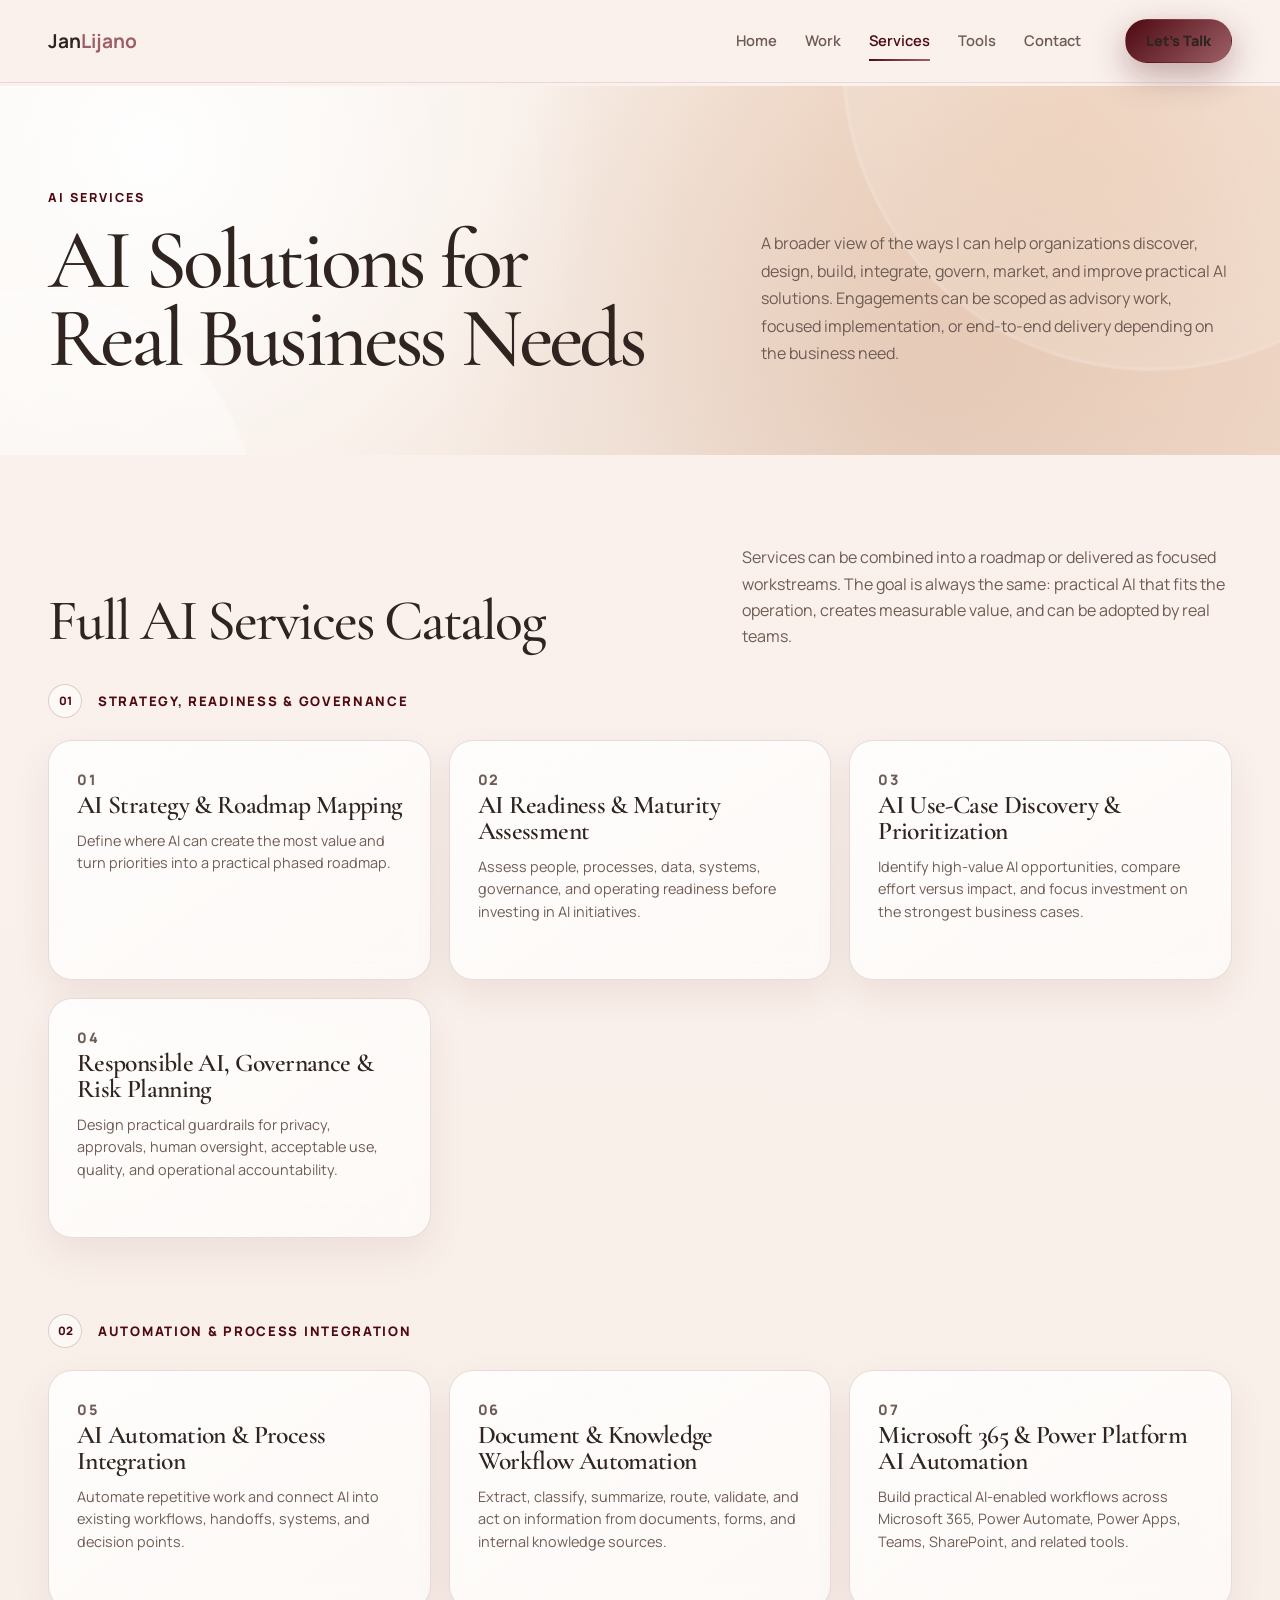
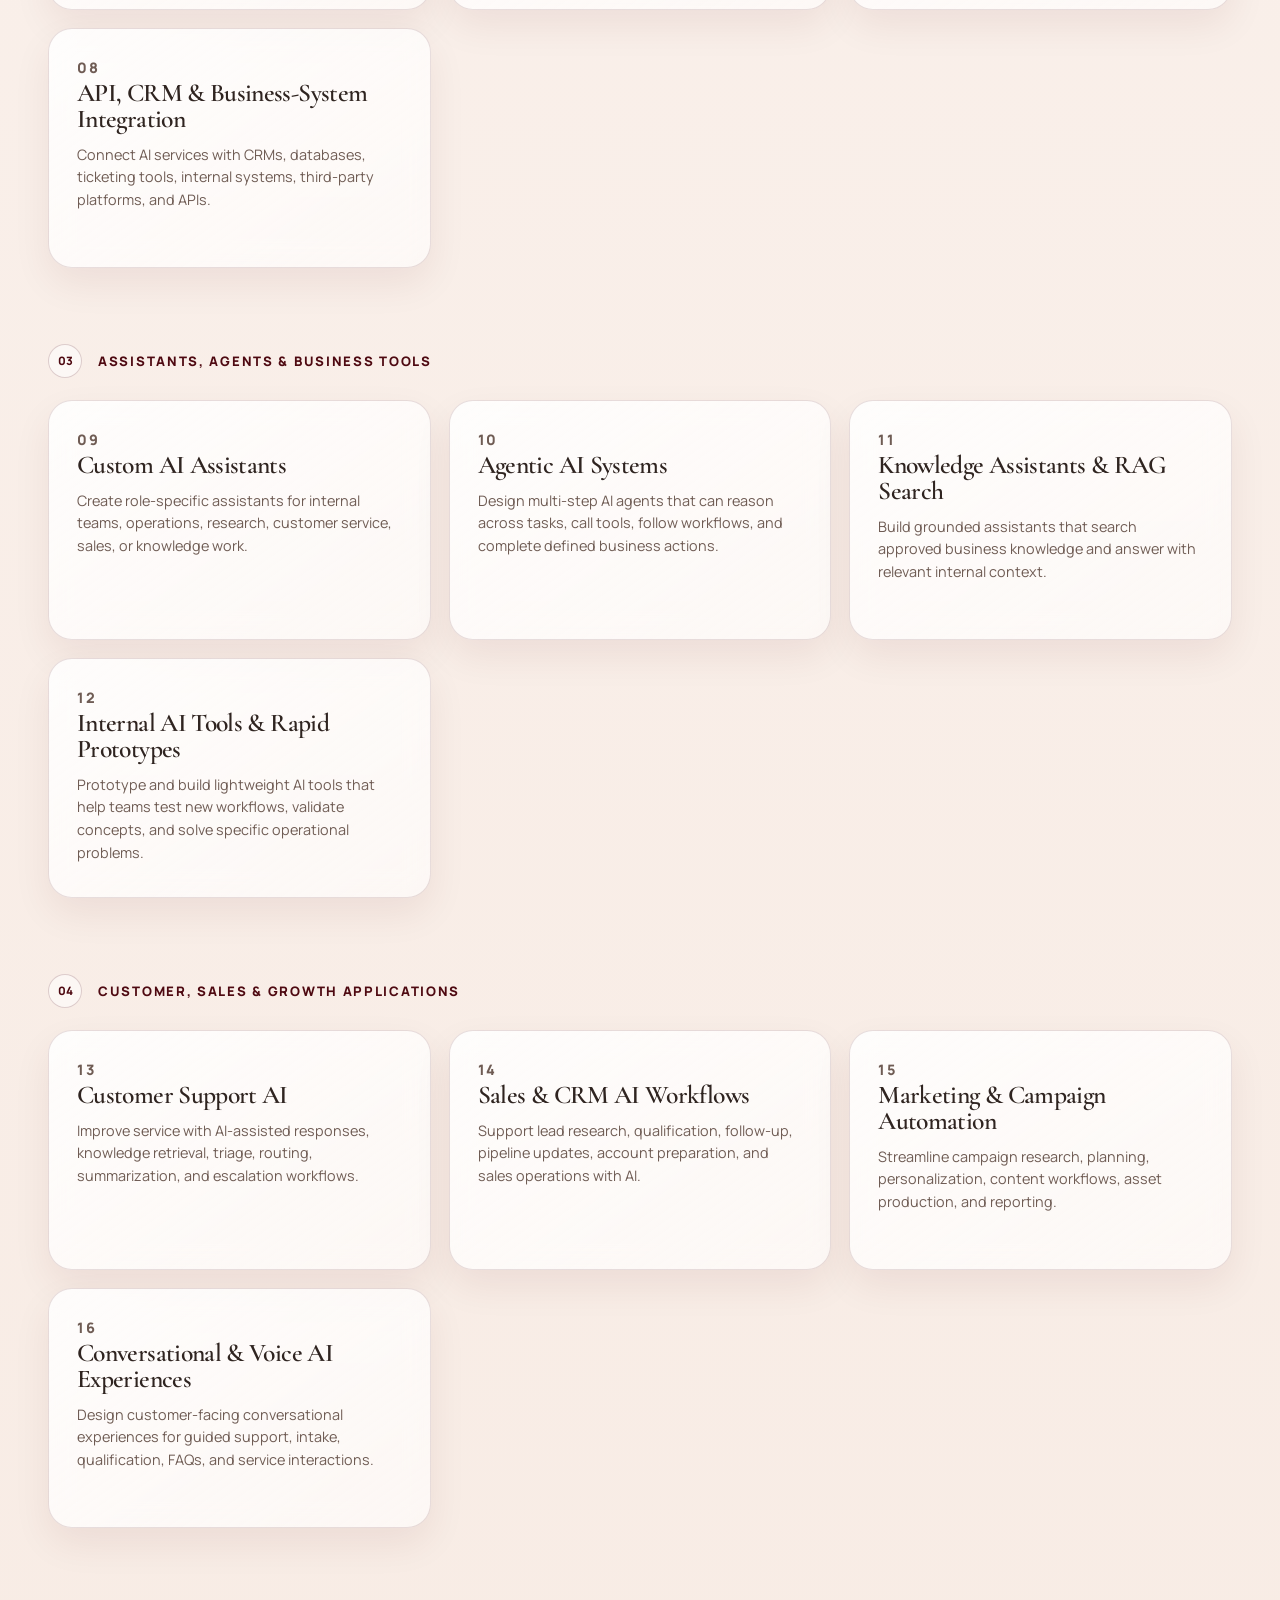
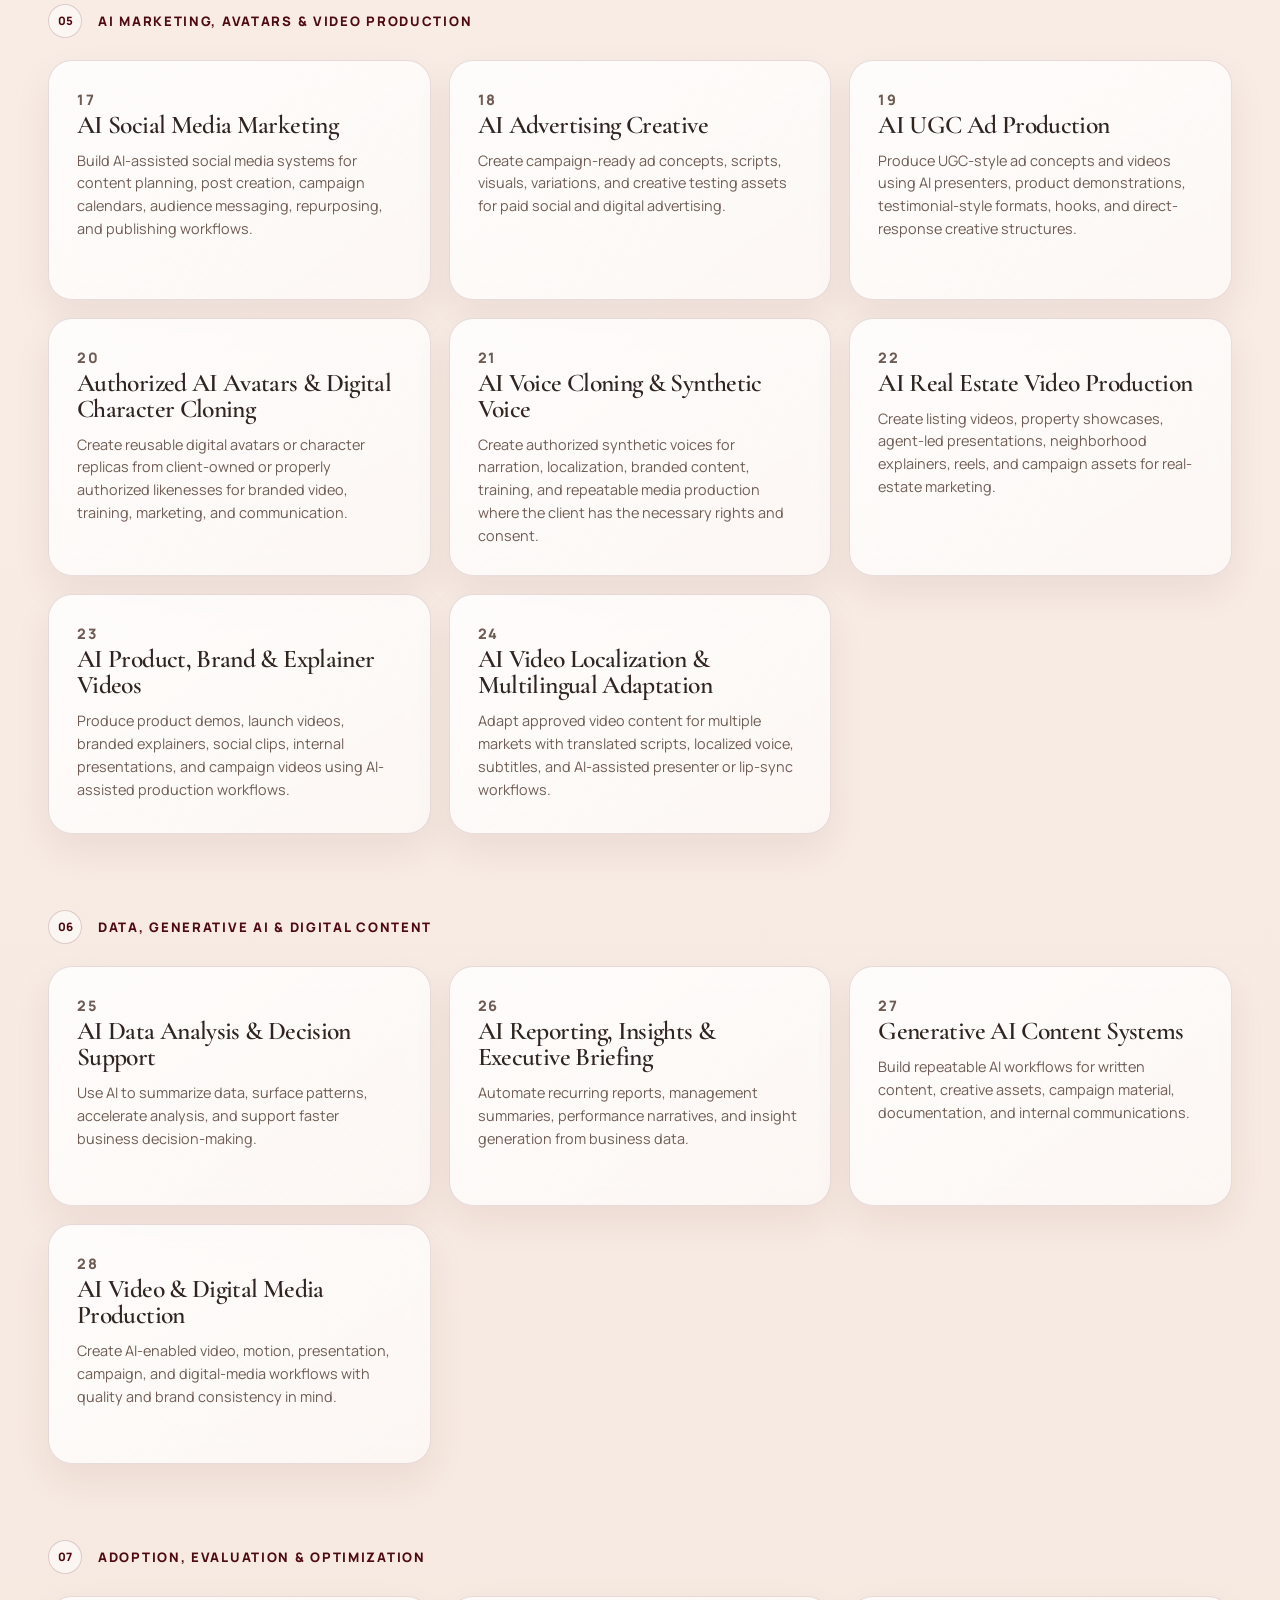
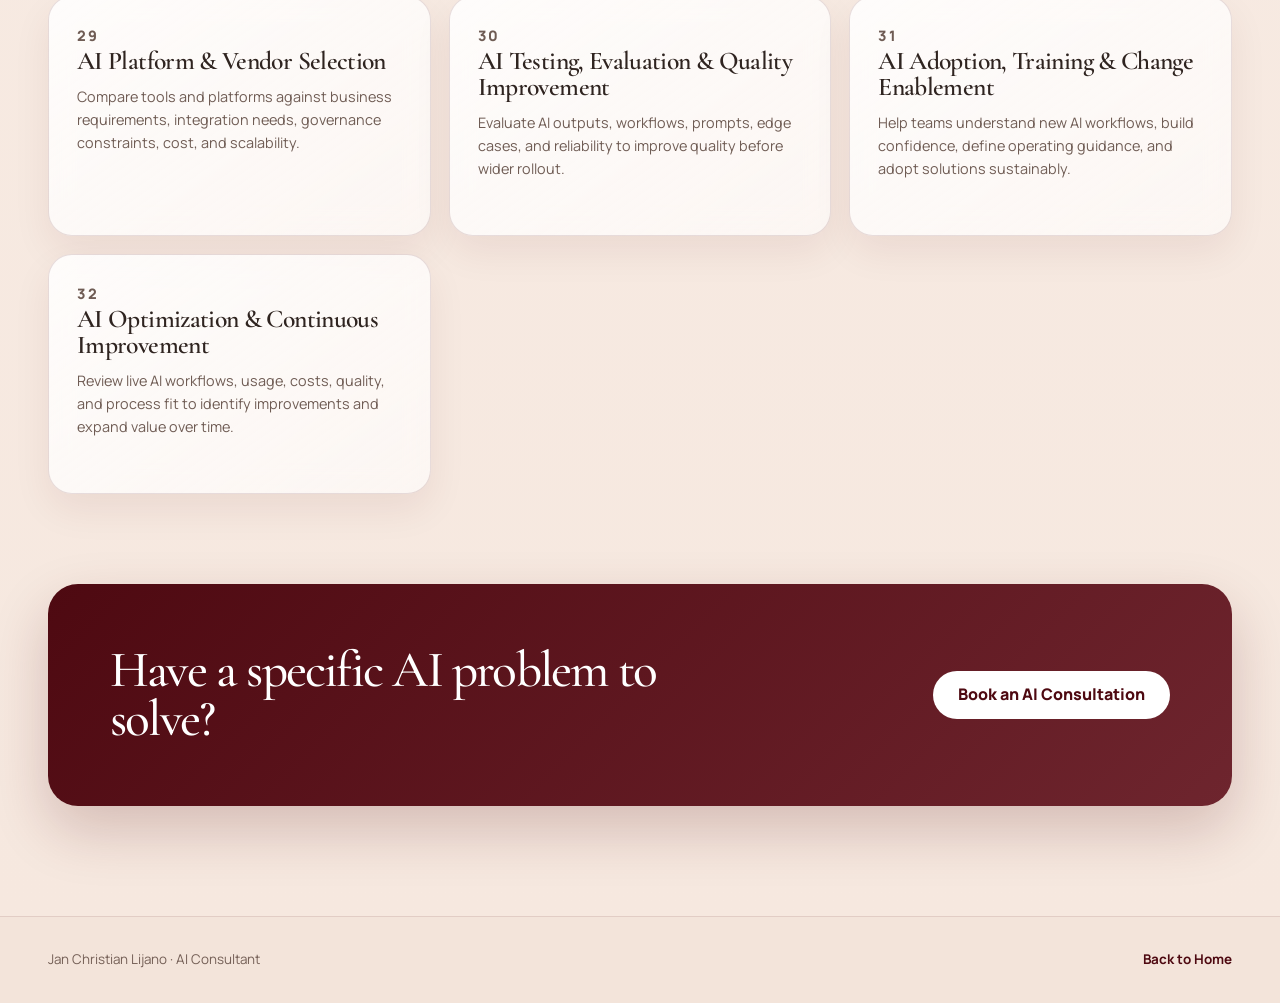
<file: services.html>
<!DOCTYPE html>
<html lang="en">
<head>
  <meta charset="UTF-8">
  <meta name="viewport" content="width=device-width, initial-scale=1.0">
  <meta name="description" content="Explore AI consulting services from Jan Christian Lijano, including strategy, automation, AI assistants, agentic systems, AI social media marketing, digital avatars, AI video production, advertising creative, UGC ads, data, governance, enablement, and optimization.">
  <meta name="theme-color" content="#4E0911">
  <link rel="canonical" href="https://jansaturday-1.onrender.com/services.html">
  <meta property="og:type" content="website">
  <meta property="og:title" content="AI Services | Jan Christian Lijano">
  <meta property="og:description" content="A practical catalog of AI services designed around real business needs, from strategy and automation to AI marketing, digital avatars, AI video, assistants, agents, governance, and adoption.">
  <title>AI Services | Jan Christian Lijano</title>
  <link rel="preconnect" href="https://fonts.googleapis.com">
  <link rel="preconnect" href="https://fonts.gstatic.com" crossorigin>
  <link href="https://fonts.googleapis.com/css2?family=Cormorant+Garamond:wght@500;600&family=Manrope:wght@400;500;600;700;800&display=swap" rel="stylesheet">
  <link rel="stylesheet" href="style.css">
  <link rel="stylesheet" href="services-page.css">
</head>
<body class="services-page">
  <a class="skip-link" href="#main-content">Skip to main content</a>
  <header class="site-header" data-header>
    <div class="container header-inner">
      <a class="brand" href="index.html#home" aria-label="Jan Lijano home"><span>Jan</span><strong>Lijano</strong></a>
      <nav class="desktop-nav" aria-label="Primary navigation">
        <a href="index.html#home">Home</a>
        <a href="index.html#projects">Work</a>
        <a href="services.html" class="active" aria-current="page">Services</a>
        <a href="index.html#tools">Tools</a>
        <a href="index.html#contact">Contact</a>
      </nav>
      <a class="button button-small header-cta" href="index.html#contact">Let’s Talk</a>
    </div>
  </header>

  <main id="main-content" class="services-page-main">
    <section class="services-page-hero" aria-labelledby="services-page-title">
      <div class="container">
        <div>
          <p class="services-page-kicker">AI Services</p>
          <h1 class="services-page-title" id="services-page-title">AI Solutions for Real Business Needs</h1>
        </div>
        <p class="services-page-intro">A broader view of the ways I can help organizations discover, design, build, integrate, govern, market, and improve practical AI solutions. Engagements can be scoped as advisory work, focused implementation, or end-to-end delivery depending on the business need.</p>
      </div>
    </section>

    <section class="services-catalog" aria-labelledby="services-catalog-title">
      <div class="container">
        <div class="services-catalog-head">
          <h2 id="services-catalog-title">Full AI Services Catalog</h2>
          <p>Services can be combined into a roadmap or delivered as focused workstreams. The goal is always the same: practical AI that fits the operation, creates measurable value, and can be adopted by real teams.</p>
        </div>

        <section class="services-category" aria-labelledby="category-strategy">
          <div class="services-category__head"><span>01</span><h3 id="category-strategy">Strategy, Readiness &amp; Governance</h3></div>
          <div class="services-catalog-grid">
            <article class="services-catalog-card"><p class="services-catalog-card__number">01</p><h4>AI Strategy &amp; Roadmap Mapping</h4><p>Define where AI can create the most value and turn priorities into a practical phased roadmap.</p></article>
            <article class="services-catalog-card"><p class="services-catalog-card__number">02</p><h4>AI Readiness &amp; Maturity Assessment</h4><p>Assess people, processes, data, systems, governance, and operating readiness before investing in AI initiatives.</p></article>
            <article class="services-catalog-card"><p class="services-catalog-card__number">03</p><h4>AI Use-Case Discovery &amp; Prioritization</h4><p>Identify high-value AI opportunities, compare effort versus impact, and focus investment on the strongest business cases.</p></article>
            <article class="services-catalog-card"><p class="services-catalog-card__number">04</p><h4>Responsible AI, Governance &amp; Risk Planning</h4><p>Design practical guardrails for privacy, approvals, human oversight, acceptable use, quality, and operational accountability.</p></article>
          </div>
        </section>

        <section class="services-category" aria-labelledby="category-automation">
          <div class="services-category__head"><span>02</span><h3 id="category-automation">Automation &amp; Process Integration</h3></div>
          <div class="services-catalog-grid">
            <article class="services-catalog-card"><p class="services-catalog-card__number">05</p><h4>AI Automation &amp; Process Integration</h4><p>Automate repetitive work and connect AI into existing workflows, handoffs, systems, and decision points.</p></article>
            <article class="services-catalog-card"><p class="services-catalog-card__number">06</p><h4>Document &amp; Knowledge Workflow Automation</h4><p>Extract, classify, summarize, route, validate, and act on information from documents, forms, and internal knowledge sources.</p></article>
            <article class="services-catalog-card"><p class="services-catalog-card__number">07</p><h4>Microsoft 365 &amp; Power Platform AI Automation</h4><p>Build practical AI-enabled workflows across Microsoft 365, Power Automate, Power Apps, Teams, SharePoint, and related tools.</p></article>
            <article class="services-catalog-card"><p class="services-catalog-card__number">08</p><h4>API, CRM &amp; Business-System Integration</h4><p>Connect AI services with CRMs, databases, ticketing tools, internal systems, third-party platforms, and APIs.</p></article>
          </div>
        </section>

        <section class="services-category" aria-labelledby="category-agents">
          <div class="services-category__head"><span>03</span><h3 id="category-agents">Assistants, Agents &amp; Business Tools</h3></div>
          <div class="services-catalog-grid">
            <article class="services-catalog-card"><p class="services-catalog-card__number">09</p><h4>Custom AI Assistants</h4><p>Create role-specific assistants for internal teams, operations, research, customer service, sales, or knowledge work.</p></article>
            <article class="services-catalog-card"><p class="services-catalog-card__number">10</p><h4>Agentic AI Systems</h4><p>Design multi-step AI agents that can reason across tasks, call tools, follow workflows, and complete defined business actions.</p></article>
            <article class="services-catalog-card"><p class="services-catalog-card__number">11</p><h4>Knowledge Assistants &amp; RAG Search</h4><p>Build grounded assistants that search approved business knowledge and answer with relevant internal context.</p></article>
            <article class="services-catalog-card"><p class="services-catalog-card__number">12</p><h4>Internal AI Tools &amp; Rapid Prototypes</h4><p>Prototype and build lightweight AI tools that help teams test new workflows, validate concepts, and solve specific operational problems.</p></article>
          </div>
        </section>

        <section class="services-category" aria-labelledby="category-growth">
          <div class="services-category__head"><span>04</span><h3 id="category-growth">Customer, Sales &amp; Growth Applications</h3></div>
          <div class="services-catalog-grid">
            <article class="services-catalog-card"><p class="services-catalog-card__number">13</p><h4>Customer Support AI</h4><p>Improve service with AI-assisted responses, knowledge retrieval, triage, routing, summarization, and escalation workflows.</p></article>
            <article class="services-catalog-card"><p class="services-catalog-card__number">14</p><h4>Sales &amp; CRM AI Workflows</h4><p>Support lead research, qualification, follow-up, pipeline updates, account preparation, and sales operations with AI.</p></article>
            <article class="services-catalog-card"><p class="services-catalog-card__number">15</p><h4>Marketing &amp; Campaign Automation</h4><p>Streamline campaign research, planning, personalization, content workflows, asset production, and reporting.</p></article>
            <article class="services-catalog-card"><p class="services-catalog-card__number">16</p><h4>Conversational &amp; Voice AI Experiences</h4><p>Design customer-facing conversational experiences for guided support, intake, qualification, FAQs, and service interactions.</p></article>
          </div>
        </section>

        <section class="services-category" aria-labelledby="category-marketing-media">
          <div class="services-category__head"><span>05</span><h3 id="category-marketing-media">AI Marketing, Avatars &amp; Video Production</h3></div>
          <div class="services-catalog-grid">
            <article class="services-catalog-card"><p class="services-catalog-card__number">17</p><h4>AI Social Media Marketing</h4><p>Build AI-assisted social media systems for content planning, post creation, campaign calendars, audience messaging, repurposing, and publishing workflows.</p></article>
            <article class="services-catalog-card"><p class="services-catalog-card__number">18</p><h4>AI Advertising Creative</h4><p>Create campaign-ready ad concepts, scripts, visuals, variations, and creative testing assets for paid social and digital advertising.</p></article>
            <article class="services-catalog-card"><p class="services-catalog-card__number">19</p><h4>AI UGC Ad Production</h4><p>Produce UGC-style ad concepts and videos using AI presenters, product demonstrations, testimonial-style formats, hooks, and direct-response creative structures.</p></article>
            <article class="services-catalog-card"><p class="services-catalog-card__number">20</p><h4>Authorized AI Avatars &amp; Digital Character Cloning</h4><p>Create reusable digital avatars or character replicas from client-owned or properly authorized likenesses for branded video, training, marketing, and communication.</p></article>
            <article class="services-catalog-card"><p class="services-catalog-card__number">21</p><h4>AI Voice Cloning &amp; Synthetic Voice</h4><p>Create authorized synthetic voices for narration, localization, branded content, training, and repeatable media production where the client has the necessary rights and consent.</p></article>
            <article class="services-catalog-card"><p class="services-catalog-card__number">22</p><h4>AI Real Estate Video Production</h4><p>Create listing videos, property showcases, agent-led presentations, neighborhood explainers, reels, and campaign assets for real-estate marketing.</p></article>
            <article class="services-catalog-card"><p class="services-catalog-card__number">23</p><h4>AI Product, Brand &amp; Explainer Videos</h4><p>Produce product demos, launch videos, branded explainers, social clips, internal presentations, and campaign videos using AI-assisted production workflows.</p></article>
            <article class="services-catalog-card"><p class="services-catalog-card__number">24</p><h4>AI Video Localization &amp; Multilingual Adaptation</h4><p>Adapt approved video content for multiple markets with translated scripts, localized voice, subtitles, and AI-assisted presenter or lip-sync workflows.</p></article>
          </div>
        </section>

        <section class="services-category" aria-labelledby="category-data-media">
          <div class="services-category__head"><span>06</span><h3 id="category-data-media">Data, Generative AI &amp; Digital Content</h3></div>
          <div class="services-catalog-grid">
            <article class="services-catalog-card"><p class="services-catalog-card__number">25</p><h4>AI Data Analysis &amp; Decision Support</h4><p>Use AI to summarize data, surface patterns, accelerate analysis, and support faster business decision-making.</p></article>
            <article class="services-catalog-card"><p class="services-catalog-card__number">26</p><h4>AI Reporting, Insights &amp; Executive Briefing</h4><p>Automate recurring reports, management summaries, performance narratives, and insight generation from business data.</p></article>
            <article class="services-catalog-card"><p class="services-catalog-card__number">27</p><h4>Generative AI Content Systems</h4><p>Build repeatable AI workflows for written content, creative assets, campaign material, documentation, and internal communications.</p></article>
            <article class="services-catalog-card"><p class="services-catalog-card__number">28</p><h4>AI Video &amp; Digital Media Production</h4><p>Create AI-enabled video, motion, presentation, campaign, and digital-media workflows with quality and brand consistency in mind.</p></article>
          </div>
        </section>

        <section class="services-category" aria-labelledby="category-enablement">
          <div class="services-category__head"><span>07</span><h3 id="category-enablement">Adoption, Evaluation &amp; Optimization</h3></div>
          <div class="services-catalog-grid">
            <article class="services-catalog-card"><p class="services-catalog-card__number">29</p><h4>AI Platform &amp; Vendor Selection</h4><p>Compare tools and platforms against business requirements, integration needs, governance constraints, cost, and scalability.</p></article>
            <article class="services-catalog-card"><p class="services-catalog-card__number">30</p><h4>AI Testing, Evaluation &amp; Quality Improvement</h4><p>Evaluate AI outputs, workflows, prompts, edge cases, and reliability to improve quality before wider rollout.</p></article>
            <article class="services-catalog-card"><p class="services-catalog-card__number">31</p><h4>AI Adoption, Training &amp; Change Enablement</h4><p>Help teams understand new AI workflows, build confidence, define operating guidance, and adopt solutions sustainably.</p></article>
            <article class="services-catalog-card"><p class="services-catalog-card__number">32</p><h4>AI Optimization &amp; Continuous Improvement</h4><p>Review live AI workflows, usage, costs, quality, and process fit to identify improvements and expand value over time.</p></article>
          </div>
        </section>

        <div class="services-page-cta">
          <h2>Have a specific AI problem to solve?</h2>
          <a class="button" href="index.html#contact">Book an AI Consultation</a>
        </div>
      </div>
    </section>
  </main>

  <footer class="services-page-footer">
    <div class="container"><span>Jan Christian Lijano · AI Consultant</span><a href="index.html">Back to Home</a></div>
  </footer>
</body>
</html>
</file>
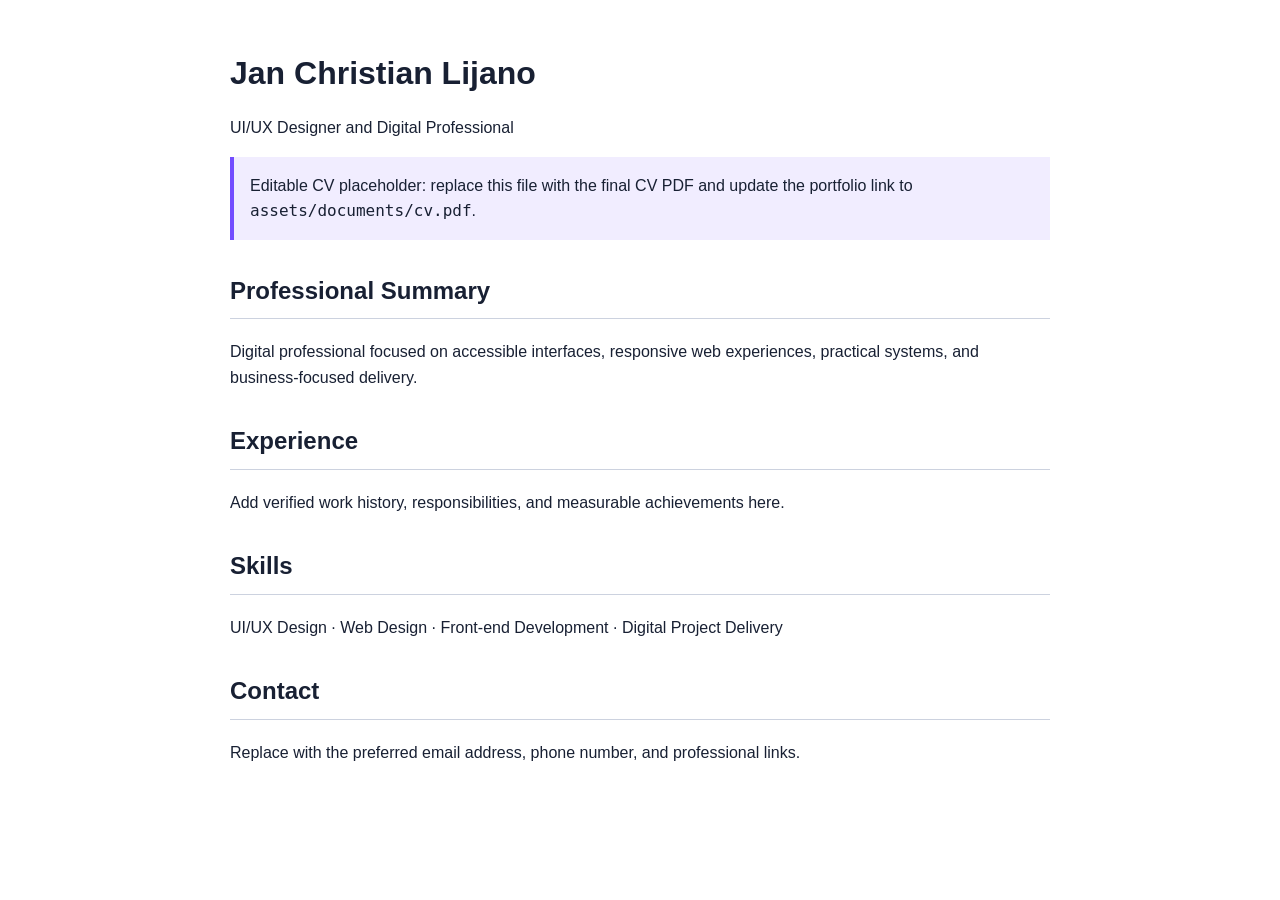
<file: assets/documents/cv.html>
<!DOCTYPE html><html lang="en"><head><meta charset="utf-8"><meta name="viewport" content="width=device-width,initial-scale=1"><title>Jan Christian Lijano | CV</title><style>body{max-width:820px;margin:48px auto;padding:0 24px;font:16px/1.6 Arial,sans-serif;color:#182033}h1{margin-bottom:4px}h2{margin-top:32px;border-bottom:1px solid #ccd2df;padding-bottom:8px}.note{padding:16px;background:#f1edff;border-left:4px solid #734dff}</style></head><body><h1>Jan Christian Lijano</h1><p>UI/UX Designer and Digital Professional</p><p class="note">Editable CV placeholder: replace this file with the final CV PDF and update the portfolio link to <code>assets/documents/cv.pdf</code>.</p><h2>Professional Summary</h2><p>Digital professional focused on accessible interfaces, responsive web experiences, practical systems, and business-focused delivery.</p><h2>Experience</h2><p>Add verified work history, responsibilities, and measurable achievements here.</p><h2>Skills</h2><p>UI/UX Design · Web Design · Front-end Development · Digital Project Delivery</p><h2>Contact</h2><p>Replace with the preferred email address, phone number, and professional links.</p></body></html>
</file>
<file: style.css>
:root {
  --bg-primary: #260707;
  --bg-secondary: #32090D;
  --section-bg: #3B0A10;
  --card-bg: #4E0911;
  --card-elevated: #5C1D25;
  --text-primary: #FAF1EC;
  --text-secondary: #E4CEC2;
  --text-muted: #9D5F66;
  --accent-purple: #4E0911;
  --accent-violet: #7A3941;
  --accent-blue: #9D5F66;
  --accent-cyan: #E4CEC2;
  --border-soft: rgba(255,255,255,.08);
  --border-hover: rgba(124,82,255,.5);
  --gradient: linear-gradient(135deg,#4E0911 0%,#7A3941 48%,#9D5F66 100%);
  --radius-sm: 12px;
  --radius-md: 18px;
  --radius-lg: 28px;
  --shadow-card: 0 20px 50px rgba(0,0,0,.25);
  --max-width: 1440px;
}

*{box-sizing:border-box}
html{scroll-behavior:smooth;scroll-padding-top:88px}
body{margin:0;font-family:"Manrope",system-ui,-apple-system,BlinkMacSystemFont,"Segoe UI",sans-serif;color:var(--text-primary);background:var(--bg-primary);line-height:1.6;overflow-x:hidden}
body.menu-open{overflow:hidden}
a{color:inherit;text-decoration:none}
img{display:block;max-width:100%}
button,input,textarea{font:inherit}
button{color:inherit}
:focus-visible{outline:3px solid var(--accent-cyan);outline-offset:4px}
.container{width:min(var(--max-width),calc(100% - 96px));margin-inline:auto}
.section{padding:108px 0;position:relative}
h1,h2,h3,p{margin-top:0}
h1,h2,h3{line-height:1.08;letter-spacing:-.035em}
h2{font-size:clamp(2rem,4vw,3.35rem);margin-bottom:20px}
.skip-link{position:fixed;left:16px;top:-80px;z-index:1000;background:#fff;color:#260707;padding:12px 18px;border-radius:10px;font-weight:800}.skip-link:focus{top:16px}

.site-header{position:fixed;inset:0 0 auto;z-index:100;transition:background .25s ease,border-color .25s ease,box-shadow .25s ease;border-bottom:1px solid transparent}.site-header.scrolled{background:rgba(6,16,36,.82);border-color:var(--border-soft);backdrop-filter:blur(18px);box-shadow:0 10px 40px rgba(0,0,0,.2)}
.header-inner{height:82px;display:flex;align-items:center;gap:34px}.brand{font-size:1.2rem;font-weight:700;white-space:nowrap}.brand strong{color:#9D5F66}.desktop-nav{display:flex;align-items:center;gap:28px;margin-left:auto}.desktop-nav a{position:relative;color:var(--text-secondary);font-size:.92rem;font-weight:600;padding:12px 0}.desktop-nav a::after{content:"";position:absolute;left:0;right:100%;bottom:4px;height:2px;background:var(--gradient);transition:right .2s ease}.desktop-nav a:hover,.desktop-nav a.active{color:#fff}.desktop-nav a:hover::after,.desktop-nav a.active::after{right:0}.header-cta{margin-left:10px}.menu-toggle{display:none;width:46px;height:46px;border:1px solid var(--border-soft);background:rgba(255,255,255,.04);border-radius:12px;padding:11px}.menu-toggle span{display:block;height:2px;background:#fff;margin:5px 0;transition:transform .2s ease,opacity .2s ease}.mobile-menu{position:fixed;inset:82px 18px auto;padding:24px;border:1px solid var(--border-soft);border-radius:20px;background:rgba(8,21,45,.98);box-shadow:var(--shadow-card)}.mobile-menu a{display:block;padding:13px 8px;color:var(--text-secondary)}.mobile-menu .button{margin-top:12px;color:#fff;text-align:center}

.button,.outline-button{display:inline-flex;align-items:center;justify-content:center;min-height:48px;padding:0 24px;border-radius:999px;font-weight:800;border:1px solid transparent;transition:transform .2s ease,box-shadow .2s ease,border-color .2s ease}.button{background:var(--gradient);box-shadow:0 12px 34px rgba(91,76,255,.28)}.button:hover{transform:translateY(-2px);box-shadow:0 16px 38px rgba(91,76,255,.38)}.button-small{min-height:44px;padding-inline:20px;font-size:.9rem}.outline-button{border-color:var(--border-soft);color:var(--text-secondary)}.outline-button:hover{transform:translateY(-2px);border-color:var(--border-hover);color:#fff}.text-link{font-weight:700;color:var(--text-secondary);padding:12px 4px}.text-link:hover{color:#fff}

.hero{min-height:100svh;padding:132px 0 70px;display:grid;align-items:center;position:relative;background:radial-gradient(circle at 80% 20%,rgba(104,73,255,.16),transparent 28rem),radial-gradient(circle at 10% 50%,rgba(41,125,255,.08),transparent 24rem)}.hero-grid{display:grid;grid-template-columns:minmax(0,1fr) minmax(420px,.9fr);align-items:center;gap:40px}.eyebrow{color:#E4CEC2;font-size:.92rem;font-weight:800;letter-spacing:.08em;text-transform:uppercase;margin-bottom:14px}.hero h1{font-size:clamp(3.8rem,7vw,6.6rem);margin-bottom:4px}.hero-role{font-size:clamp(2.6rem,5vw,4.7rem);font-weight:800;line-height:1.05;letter-spacing:-.045em;margin-bottom:28px}.hero-role span{background:var(--gradient);background-clip:text;-webkit-background-clip:text;color:transparent}.hero-description{max-width:620px;color:var(--text-secondary);font-size:clamp(1rem,1.5vw,1.18rem)}.hero-actions{display:flex;align-items:center;gap:24px;margin-top:34px}.social-links{display:flex;gap:12px;margin-top:38px}.social-links a{display:grid;place-items:center;width:42px;height:42px;border:1px solid var(--border-soft);border-radius:50%;color:var(--text-secondary);font-size:.78rem;font-weight:800;transition:transform .2s ease,border-color .2s ease,color .2s ease}.social-links a:hover{transform:translateY(-3px);border-color:var(--border-hover);color:#fff}.hero-visual{position:relative;min-height:650px;display:grid;place-items:end center}.portrait-orbit{position:absolute;width:min(34vw,520px);aspect-ratio:1;border-radius:50%;background:var(--gradient);filter:drop-shadow(0 0 42px rgba(112,73,255,.35));top:70px}.portrait-orbit::after{content:"";position:absolute;inset:18px;border:1px solid rgba(255,255,255,.18);border-radius:50%}.portrait-wrap{position:relative;z-index:2;width:min(38vw,570px);height:620px;overflow:hidden;display:flex;align-items:flex-end;justify-content:center}.portrait-wrap img{width:100%;height:100%;object-fit:contain;object-position:center bottom;filter:drop-shadow(0 28px 28px rgba(0,0,0,.32))}.experience-card{position:absolute;z-index:4;left:4%;bottom:14%;display:flex;align-items:center;gap:14px;padding:18px 22px;background:rgba(16,28,55,.88);border:1px solid var(--border-soft);border-radius:18px;backdrop-filter:blur(14px);box-shadow:var(--shadow-card)}.experience-card strong{font-size:2.1rem;color:#E4CEC2}.experience-card span{font-size:.85rem;color:var(--text-secondary);line-height:1.3}.shape{position:absolute;z-index:3;animation:float 5s ease-in-out infinite}.cube-one,.cube-two{width:48px;height:48px;border:1px solid rgba(255,255,255,.22);background:linear-gradient(135deg,rgba(147,70,255,.9),rgba(41,125,255,.35));transform:rotate(28deg);border-radius:10px}.cube-one{right:5%;top:22%}.cube-two{left:6%;top:18%;animation-delay:-2s}.sphere-one{right:12%;bottom:19%;width:28px;height:28px;border-radius:50%;background:var(--gradient);box-shadow:0 0 22px rgba(147,70,255,.65)}

.section-label{display:flex;align-items:center;gap:14px;color:#E4CEC2;font-size:.82rem;font-weight:800;text-transform:uppercase;letter-spacing:.12em;margin-bottom:20px}.section-label i{display:block;width:48px;height:2px;background:var(--gradient)}.about-grid{display:grid;grid-template-columns:minmax(0,.9fr) minmax(540px,1.1fr);gap:70px;align-items:center}.about-copy p{color:var(--text-secondary);max-width:640px}.signature{font-size:1.5rem;font-style:italic;color:#E4CEC2}.stats-grid{display:grid;grid-template-columns:repeat(3,1fr);gap:18px}.stat-card,.service-card,.project-card{background:linear-gradient(160deg,rgba(20,34,65,.95),rgba(11,25,52,.95));border:1px solid var(--border-soft);border-radius:var(--radius-md);box-shadow:0 16px 38px rgba(0,0,0,.12);transition:transform .25s ease,border-color .25s ease,box-shadow .25s ease}.stat-card{min-height:190px;padding:26px;display:flex;flex-direction:column;justify-content:center}.stat-card:hover,.service-card:hover,.project-card:hover{transform:translateY(-7px);border-color:var(--border-hover);box-shadow:0 24px 50px rgba(25,14,70,.35)}.stat-card .icon{color:#9D5F66;font-size:1.6rem}.stat-card strong{font-size:2.2rem;margin-top:16px}.stat-card p{color:var(--text-secondary);margin:4px 0 0;font-size:.9rem}

.projects-section{background:var(--bg-secondary)}.section-head{display:flex;align-items:flex-end;justify-content:space-between;gap:32px;margin-bottom:36px}.section-head>p{max-width:470px;color:var(--text-secondary)}.projects-grid{display:grid;grid-template-columns:repeat(3,1fr);gap:24px}.project-card{overflow:hidden}.project-link{display:block;height:100%}.project-image{aspect-ratio:4/3;overflow:hidden;background:#5C1D25;position:relative}.project-image img{width:100%;height:100%;object-fit:cover;transition:transform .45s ease}.project-card:hover .project-image img{transform:scale(1.06)}.project-image::after{content:"";position:absolute;inset:45% 0 0;background:linear-gradient(transparent,rgba(4,9,22,.75))}.project-body{padding:22px 24px 25px;display:flex;align-items:center;justify-content:space-between;gap:20px}.project-body h3{font-size:1.25rem;margin-bottom:5px}.project-body p{color:var(--text-secondary);font-size:.88rem;margin:0}.project-arrow{display:grid;place-items:center;width:42px;height:42px;border-radius:50%;background:rgba(147,70,255,.15);color:#E4CEC2;flex:0 0 auto}

.services-grid{display:grid;grid-template-columns:repeat(4,1fr);gap:20px}.service-card{padding:30px;min-height:260px}.service-icon{display:grid;place-items:center;width:54px;height:54px;border:1px solid rgba(147,70,255,.45);border-radius:16px;color:#E4CEC2;font-size:1.35rem;margin-bottom:48px}.service-card h3{font-size:1.22rem;margin-bottom:12px}.service-card p{color:var(--text-secondary);font-size:.94rem}.blog-section{padding-top:30px}.blog-card,.cta-card{border:1px solid var(--border-soft);border-radius:var(--radius-lg);padding:56px;background:linear-gradient(135deg,rgba(20,34,65,.86),rgba(10,23,49,.96));display:flex;align-items:center;justify-content:space-between;gap:40px}.blog-card>div{max-width:760px}.blog-card p,.cta-card p{color:var(--text-secondary)}.mini-label{color:#E4CEC2;font-size:.78rem;text-transform:uppercase;font-weight:800;letter-spacing:.12em}.cta-card{position:relative;overflow:hidden;background:linear-gradient(135deg,#4E0911 0%,#5C1D25 55%,#260707 100%)}.cta-card>div:first-child{position:relative;z-index:2;max-width:620px}.plane-art{width:320px;height:180px;position:relative}.flight-path{position:absolute;inset:10px;border:2px dashed rgba(255,255,255,.28);border-radius:50%}.plane{position:absolute;right:16px;top:42px;font-size:3rem;color:#E4CEC2;transform:rotate(-25deg);animation:plane 4s ease-in-out infinite}

.contact-grid{display:grid;grid-template-columns:.75fr 1.25fr;gap:80px}.contact-copy p{color:var(--text-secondary)}.contact-copy>a{color:#E4CEC2;font-weight:700}.contact-form{display:grid;grid-template-columns:repeat(2,1fr);gap:18px;padding:34px;background:var(--card-bg);border:1px solid var(--border-soft);border-radius:var(--radius-lg)}.field{display:flex;flex-direction:column;gap:8px}.field-full{grid-column:1/-1}.field label{font-size:.85rem;font-weight:700;color:var(--text-secondary)}.field input,.field textarea{width:100%;border:1px solid var(--border-soft);border-radius:12px;background:#3B0A10;color:#fff;padding:14px 16px}.field textarea{resize:vertical}.field input[aria-invalid="true"],.field textarea[aria-invalid="true"]{border-color:#ff7c9d}.error{min-height:18px;color:#ff9ab2;font-size:.75rem}.form-footer{display:flex;align-items:center;gap:20px}.form-status{margin:0;color:#7ee5bb}.site-footer{border-top:1px solid var(--border-soft);padding:32px 0}.footer-inner{display:flex;align-items:center;justify-content:space-between;gap:24px;color:var(--text-muted);font-size:.84rem}.footer-inner p{margin:0}.footer-inner>div{display:flex;gap:18px}

.reveal{opacity:0;transform:translateY(22px);transition:opacity .65s ease,transform .65s ease}.reveal.is-visible{opacity:1;transform:none}
@keyframes float{50%{transform:translateY(-15px) rotate(35deg)}}
@keyframes plane{50%{transform:translate(-16px,10px) rotate(-18deg)}}

@media (max-width:1200px){.container{width:min(var(--max-width),calc(100% - 64px))}.hero-grid{grid-template-columns:1fr .85fr}.hero-visual{min-height:570px}.portrait-wrap{height:550px}.about-grid{grid-template-columns:1fr;gap:42px}}
@media (max-width:1024px){.desktop-nav,.header-cta{display:none}.menu-toggle{display:block;margin-left:auto}.hero{padding-top:120px}.hero-grid{grid-template-columns:1fr 1fr}.hero h1{font-size:clamp(3.2rem,7vw,5rem)}.hero-role{font-size:clamp(2.2rem,5vw,3.6rem)}.projects-grid{grid-template-columns:repeat(2,1fr)}.projects-grid .project-card:last-child{grid-column:1/-1;max-width:calc(50% - 12px)}.services-grid{grid-template-columns:repeat(2,1fr)}.contact-grid{grid-template-columns:1fr;gap:42px}}
@media (max-width:768px){.container{width:min(100% - 40px,var(--max-width))}.section{padding:76px 0}.header-inner{height:72px}.mobile-menu{inset:72px 18px auto}.hero{padding:112px 0 40px;min-height:auto}.hero-grid{grid-template-columns:1fr}.hero-copy{text-align:center}.hero-description{margin-inline:auto}.hero-actions,.social-links{justify-content:center}.hero-visual{min-height:490px;margin-top:18px}.portrait-orbit{width:390px;max-width:92vw;top:30px}.portrait-wrap{width:430px;max-width:100%;height:480px}.experience-card{left:6%;bottom:7%}.stats-grid{grid-template-columns:repeat(3,1fr)}.stat-card{padding:18px;min-height:155px}.stat-card strong{font-size:1.7rem}.section-head{align-items:flex-start;flex-direction:column}.projects-grid{grid-template-columns:1fr}.projects-grid .project-card:last-child{grid-column:auto;max-width:none}.blog-card,.cta-card{padding:36px;align-items:flex-start;flex-direction:column}.plane-art{display:none}.footer-inner{flex-direction:column;text-align:center}}
@media (max-width:480px){.container{width:calc(100% - 36px)}.hero h1{font-size:clamp(2.9rem,14vw,4.1rem)}.hero-role{font-size:clamp(2rem,10vw,2.9rem)}.hero-description{font-size:.95rem}.hero-actions{flex-direction:column;gap:8px}.hero-actions .button{width:100%}.hero-visual{min-height:410px}.portrait-wrap{height:405px}.portrait-orbit{width:320px}.experience-card{padding:13px 16px;bottom:4%;left:0}.experience-card strong{font-size:1.65rem}.cube-one{right:2%}.cube-two{left:2%}.stats-grid{grid-template-columns:repeat(3,1fr);gap:8px}.stat-card{padding:12px 8px;min-height:125px;text-align:center}.stat-card .icon{font-size:1.15rem}.stat-card strong{font-size:1.25rem;margin-top:8px}.stat-card p{font-size:.68rem}.services-grid{gap:10px}.service-card{padding:20px 16px;min-height:220px}.service-icon{margin-bottom:30px}.contact-form{grid-template-columns:1fr;padding:22px}.field{grid-column:1/-1}.form-footer{align-items:stretch;flex-direction:column}.button{width:100%}.blog-card,.cta-card{padding:28px}.social-links a{width:40px;height:40px}}
@media (max-width:360px){.container{width:calc(100% - 28px)}.services-grid{grid-template-columns:1fr}.stat-card strong{font-size:1.1rem}.stat-card p{font-size:.62rem}}
@media (prefers-reduced-motion:reduce){*,*::before,*::after{animation-duration:.01ms!important;animation-iteration-count:1!important;scroll-behavior:auto!important;transition-duration:.01ms!important}.reveal{opacity:1;transform:none}}


/* MAROON PALETTE OVERRIDES */
:root{
  --bg-primary:#260707;
  --bg-secondary:#32090D;
  --section-bg:#3B0A10;
  --card-bg:#4E0911;
  --card-elevated:#5C1D25;
  --text-primary:#FAF1EC;
  --text-secondary:#E4CEC2;
  --text-muted:#9D5F66;
  --accent-purple:#4E0911;
  --accent-violet:#7A3941;
  --accent-blue:#9D5F66;
  --accent-cyan:#E4CEC2;
  --border-soft:rgba(228,206,194,.18);
  --border-hover:rgba(157,95,102,.7);
  --gradient:linear-gradient(135deg,#4E0911 0%,#7A3941 48%,#9D5F66 100%);
}
body{background:#260707;color:#FAF1EC}
.site-header.scrolled{background:rgba(38,7,7,.9)}
.mobile-menu{background:rgba(38,7,7,.98)}
.hero{background:radial-gradient(circle at 80% 20%,rgba(157,95,102,.20),transparent 28rem),radial-gradient(circle at 10% 50%,rgba(78,9,17,.26),transparent 24rem)}
.hero-role span{background:linear-gradient(135deg,#9D5F66 0%,#E4CEC2 55%,#FAF1EC 100%);background-clip:text;-webkit-background-clip:text;color:transparent}
.button{background:linear-gradient(135deg,#4E0911,#9D5F66);box-shadow:0 12px 34px rgba(78,9,17,.34)}
.button:hover{box-shadow:0 16px 38px rgba(78,9,17,.46)}
.portrait-orbit{background:linear-gradient(135deg,#4E0911,#9D5F66)}
.section-label,.eyebrow,.mini-label,.contact-copy>a{color:#E4CEC2}
.stat-card,.service-card,.project-card{background:linear-gradient(160deg,rgba(78,9,17,.96),rgba(38,7,7,.96))}
.blog-card{background:linear-gradient(135deg,rgba(78,9,17,.86),rgba(38,7,7,.96))}
.cta-card{background:linear-gradient(135deg,#4E0911 0%,#7A3941 55%,#260707 100%)}
.contact-form{background:#4E0911}
.field input,.field textarea{background:#260707;color:#FAF1EC}


/* HERO VISUAL REMOVAL OVERRIDES */
.hero-grid{grid-template-columns:minmax(0,1fr);max-width:980px;margin-inline:auto}
.hero-copy{max-width:900px}
.hero-description{max-width:760px}
@media (max-width:1024px){.hero-grid{grid-template-columns:1fr}}
</file>
<file: services-page.css>
/* Full services catalog page */
:root{--services-maroon:#4E0911;--services-ink:#2F2420;--services-copy:#6F5C54;--services-cream:#FAF1EC;--services-sand:#F3E4DA;--services-card:rgba(255,253,252,.82)}
.services-page{background:var(--services-cream);color:var(--services-ink)}
.services-page .site-header{background:rgba(250,241,236,.92);border-bottom:1px solid rgba(78,9,17,.1);backdrop-filter:blur(16px)}
.services-page .desktop-nav a{color:var(--services-copy)}
.services-page .desktop-nav a:hover,.services-page .desktop-nav a.active{color:var(--services-maroon)}
.services-page .services-page-main{padding-top:86px}
.services-page-hero{position:relative;overflow:hidden;padding:clamp(72px,8vw,118px) 0 clamp(54px,6vw,86px);background:radial-gradient(circle at 12% 18%,rgba(255,255,255,.96),transparent 28rem),radial-gradient(circle at 84% 10%,rgba(233,184,147,.44),transparent 34rem),radial-gradient(circle at 72% 78%,rgba(181,142,118,.26),transparent 30rem),linear-gradient(135deg,#fbf6f2,#f2dfd2)}
.services-page-hero::before,.services-page-hero::after{content:"";position:absolute;border-radius:50%;pointer-events:none;filter:blur(1px)}
.services-page-hero::before{width:min(48vw,640px);aspect-ratio:1;right:-14vw;top:-26vw;border:1px solid rgba(255,255,255,.5);background:rgba(255,255,255,.14)}
.services-page-hero::after{width:min(36vw,480px);aspect-ratio:1;left:-16vw;bottom:-23vw;background:rgba(255,255,255,.34)}
.services-page-hero .container{position:relative;z-index:1;display:grid;grid-template-columns:minmax(0,1.15fr) minmax(300px,.85fr);gap:clamp(32px,6vw,88px);align-items:end}
.services-page-kicker{margin:0 0 14px;color:var(--services-maroon);font-size:.78rem;font-weight:800;letter-spacing:.16em;text-transform:uppercase}
.services-page-title{max-width:850px;margin:0;color:var(--services-ink)!important;font-family:"Cormorant Garamond",Georgia,serif!important;font-size:clamp(3.5rem,6.6vw,6.8rem)!important;font-weight:500!important;line-height:.92!important;letter-spacing:-.045em!important;text-wrap:balance}
.services-page-intro{max-width:560px;margin:0 0 10px;color:var(--services-copy);font-size:clamp(1rem,1.25vw,1.12rem);line-height:1.72}
.services-catalog{padding:clamp(62px,7vw,104px) 0 110px;background:linear-gradient(180deg,#faf1ec 0%,#f6e8df 100%)}
.services-catalog-head{display:flex;align-items:end;justify-content:space-between;gap:28px;margin-bottom:34px}
.services-catalog-head h2{max-width:720px;margin:0;color:var(--services-ink)!important;font-family:"Cormorant Garamond",Georgia,serif!important;font-size:clamp(2.7rem,4.5vw,4.6rem)!important;font-weight:500!important;line-height:.96!important;letter-spacing:-.035em!important}
.services-catalog-head p{max-width:490px;margin:0;color:var(--services-copy);line-height:1.65}
.services-category{margin-top:clamp(48px,6vw,76px)}
.services-category:first-of-type{margin-top:0}
.services-category__head{display:flex;align-items:center;gap:16px;margin-bottom:22px}
.services-category__head span{display:grid;place-items:center;width:34px;height:34px;border:1px solid rgba(78,9,17,.18);border-radius:50%;color:var(--services-maroon);font-size:.72rem;font-weight:800;background:rgba(255,255,255,.55)}
.services-category__head h3{margin:0;color:var(--services-maroon)!important;font-family:Manrope,sans-serif!important;font-size:.82rem!important;font-weight:800!important;letter-spacing:.13em!important;text-transform:uppercase}
.services-catalog-grid{display:grid;grid-template-columns:repeat(3,minmax(0,1fr));gap:18px}
.services-catalog-card{min-width:0;min-height:240px;padding:28px;border:1px solid rgba(78,9,17,.13);border-radius:24px;background:linear-gradient(145deg,rgba(255,255,255,.86),rgba(255,253,252,.66));box-shadow:0 16px 38px rgba(78,9,17,.07);backdrop-filter:blur(12px);transition:transform .22s ease,border-color .22s ease,box-shadow .22s ease}
.services-catalog-card:hover,.services-catalog-card:focus-within{transform:translateY(-5px);border-color:rgba(78,9,17,.28);box-shadow:0 24px 48px rgba(78,9,17,.12)}
.services-catalog-card__number{margin:0 0 34px;color:rgba(78,9,17,.52);font-size:.72rem;font-weight:800;letter-spacing:.12em}
.services-catalog-card h4{margin:0 0 12px;color:var(--services-ink);font-family:"Cormorant Garamond",Georgia,serif;font-size:clamp(1.45rem,2vw,2rem);font-weight:600;line-height:1.02;letter-spacing:-.025em;overflow-wrap:anywhere}
.services-catalog-card p{margin:0;color:var(--services-copy);font-size:.9rem;line-height:1.58;overflow-wrap:anywhere}
.services-page-cta{margin-top:clamp(64px,7vw,96px);padding:clamp(36px,5vw,62px);display:flex;align-items:center;justify-content:space-between;gap:30px;border-radius:30px;background:linear-gradient(135deg,#4E0911,#6e252e);color:#fff;box-shadow:0 24px 58px rgba(78,9,17,.2)}
.services-page-cta h2{max-width:650px;margin:0;color:#fff!important;font-family:"Cormorant Garamond",Georgia,serif!important;font-size:clamp(2.35rem,4vw,4rem)!important;font-weight:500!important;line-height:.96!important}
.services-page-cta .button{flex:0 0 auto;background:#fff!important;color:#4E0911!important;box-shadow:none!important}
.services-page-footer{padding:32px 0;background:#f3e4da;border-top:1px solid rgba(78,9,17,.1)}
.services-page-footer .container{display:flex;align-items:center;justify-content:space-between;gap:22px;color:#745f56;font-size:.84rem}
.services-page-footer a{font-weight:700;color:#4E0911}
@media(max-width:1024px){.services-page .services-page-main{padding-top:72px}.services-page-hero .container{grid-template-columns:1fr;gap:24px}.services-page-intro{max-width:760px}.services-catalog-grid{grid-template-columns:repeat(2,minmax(0,1fr))}.services-catalog-head{align-items:start;flex-direction:column}.services-catalog-head p{max-width:680px}}
@media(max-width:720px){.services-page-hero{padding-top:58px}.services-page-hero .container,.services-catalog>.container,.services-page-footer .container{width:min(100% - 32px,760px)}.services-page-title{font-size:clamp(3rem,15vw,4.5rem)!important}.services-catalog{padding-top:56px;padding-bottom:78px}.services-catalog-grid{grid-template-columns:1fr}.services-catalog-card{min-height:auto;padding:24px}.services-catalog-card__number{margin-bottom:22px}.services-page-cta{align-items:flex-start;flex-direction:column;padding:32px 26px}.services-page-footer .container{align-items:flex-start;flex-direction:column}}
@media(prefers-reduced-motion:reduce){.services-catalog-card{transition:none}}
</file>
